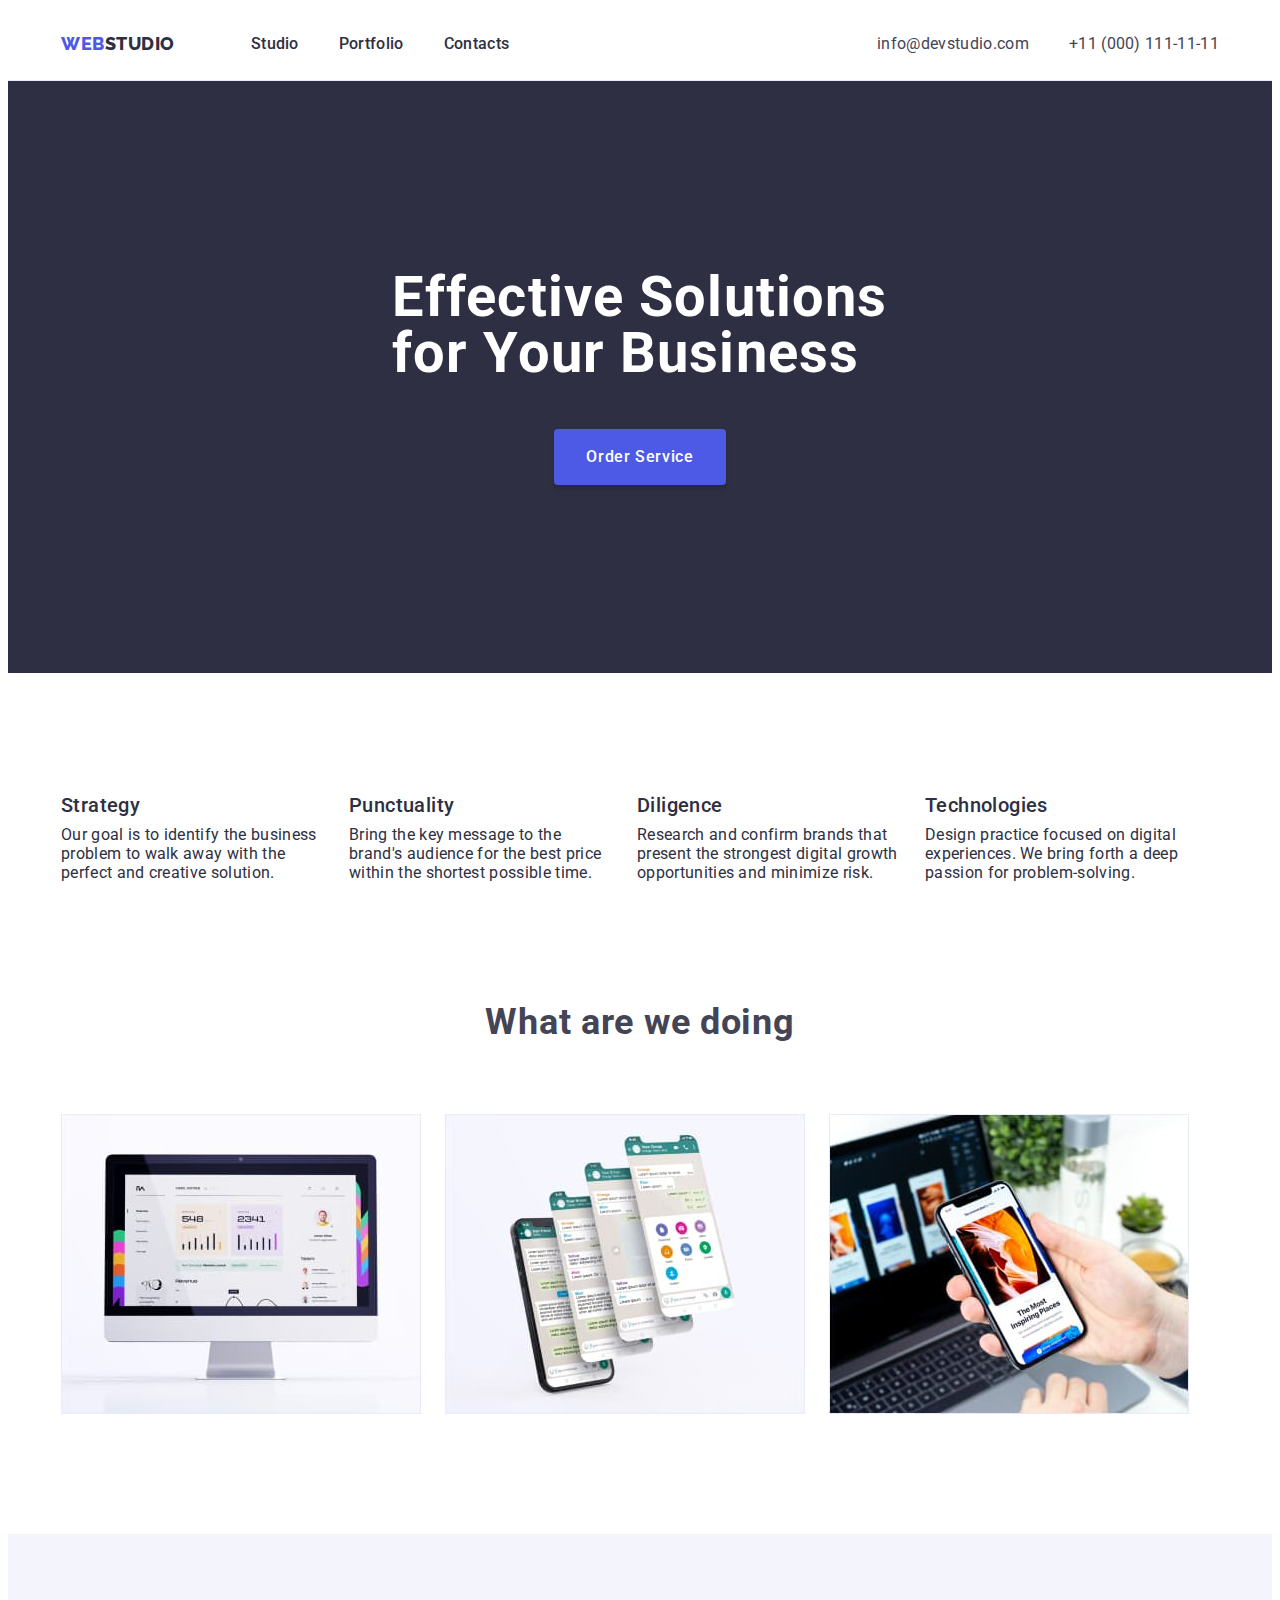
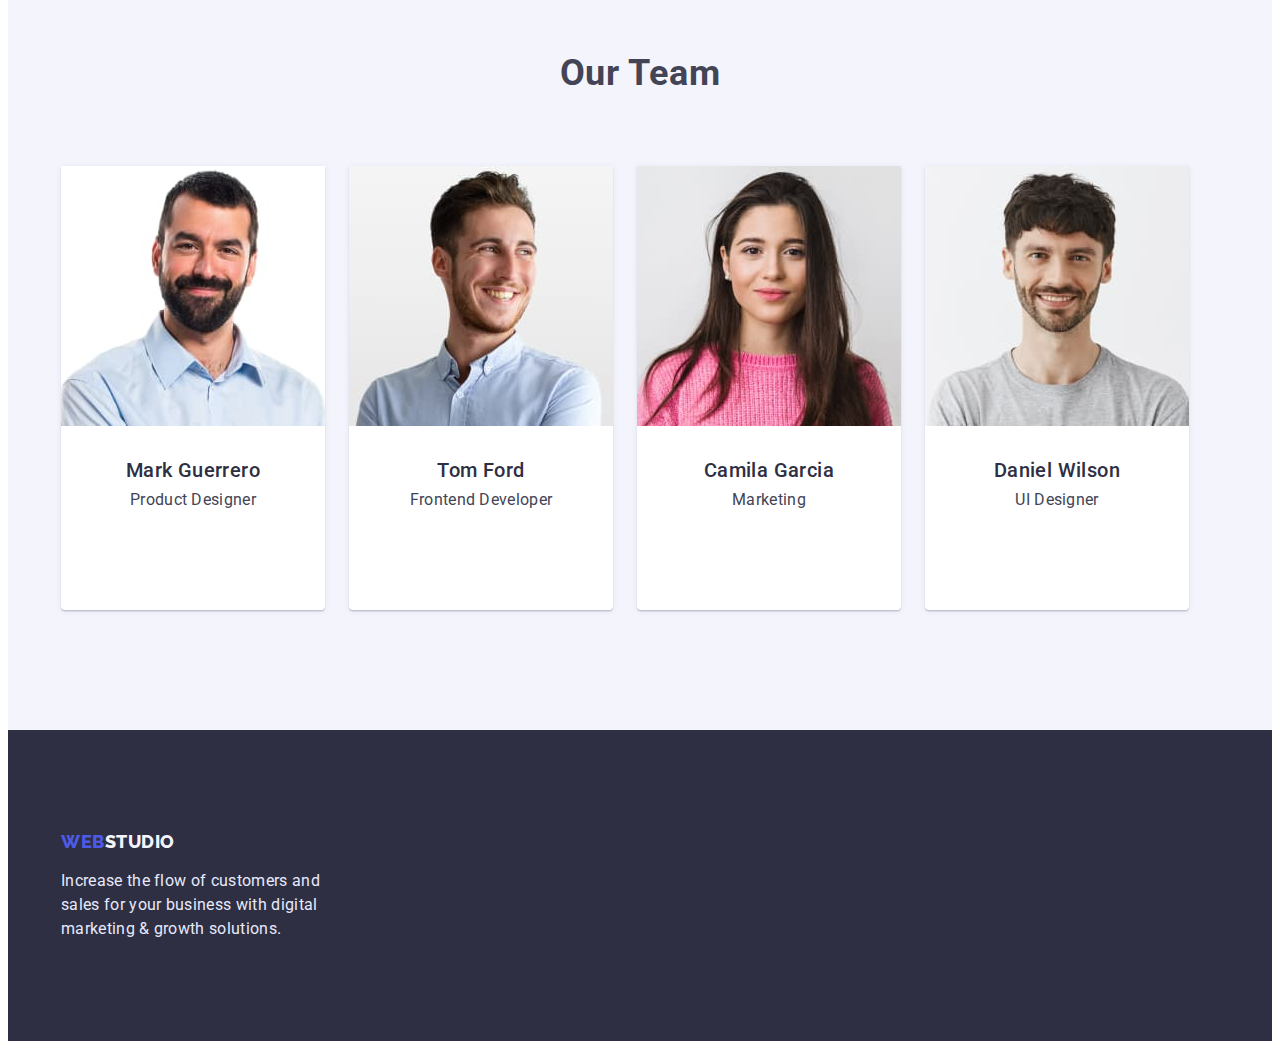
<file: index.html>
<!DOCTYPE html>
<html lang="en">

<head>
    <meta charset="UTF-8">
    <meta http-equiv="X-UA-Compatible" content="IE=edge">
    <meta name="viewport" content="width=device-width, initial-scale=1.0">
    <title>WebStudio</title>
    <link rel="stylesheet" href="https://cdnjs.cloudflare.com/ajax/libs/modern-normalize/1.1.0/modern-normalize.min.css"
        integrity="sha512-wpPYUAdjBVSE4KJnH1VR1HeZfpl1ub8YT/NKx4PuQ5NmX2tKuGu6U/JRp5y+Y8XG2tV+wKQpNHVUX03MfMFn9Q=="
        crossorigin="anonymous" referrerpolicy="no-referrer" />

    <link
        href="https://fonts.googleapis.com/css2?family=Raleway:wght@800&family=Roboto:wght@400;500;700;900&display=swap"
        rel="stylesheet">
    <link rel="stylesheet" href="./styles/style.css">
</head>

<body>

    <header class="header">
        <div class="container">
            <nav class="header-navigation">
                <a class="header-logo decoration" href="./index.html"><span class="header-span">Web</span>Studio</a>
                <ul class="header-list list">
                    <li class="header-item"><a class="header-link decoration" rel="noreferrer noopener"
                            href="./index.html">Studio</a></li>
                    <li class="header-item"><a class="header-link decoration" rel="noreferrer noopener"
                            href="./portfolio.html">Portfolio</a></li>
                    <li class="header-item"><a class="header-link decoration" rel="noreferrer noopener"
                            href="">Contacts</a>
                    </li>
                </ul>
            </nav>
            <address class="header-address">
                <ul class="header-address-list list">
                    <li class="header-address-item"><a class="header-navigation decoration"
                            href="mailto:info@devstudio.com">info@devstudio.com</a></li>
                    <li class="header-address-item"><a class="header-navigation decoration" href="tel:+110001111111">+11
                            (000) 111-11-11</a></li>
                </ul>
            </address>
        </div>
    </header>

    <main>
        <!-- Hero section -->
        <section class="hero">
            <div class="container">
                <h1 class="hero-title">Effective Solutions
                    for Your Business
                </h1>
                <button type="button" class="hero-btn">Order Service</button>
            </div>
        </section>
        <!-- /Hero section -->

        <!--description section-->
        <section class="description">
            <div class="container">
                <h2 class="visually-hidden">description</h2>
                <ul class="description-list list">
                    <li class="description-item">
                        <h3 class="decoration-subtitle">Strategy</h3>
                        <p class="description-text">Our goal is to identify the business
                            problem to walk away with the perfect
                            and creative solution.
                        </p>
                    </li>
                    <li class="description-item">
                        <h3 class="decoration-subtitle">Punctuality</h3>
                        <p class="description-text">Bring the key message to the brand's
                            audience for the best price within the
                            shortest possible time.
                        </p>
                    </li>
                    <li class="description-item">
                        <h3 class="decoration-subtitle">Diligence</h3>
                        <p class="description-text">Research and confirm brands that
                            present the strongest digital growth
                            opportunities and minimize risk.
                        </p>
                    </li>
                    <li class="description-item">
                        <h3 class="decoration-subtitle">Technologies</h3>
                        <p class="description-text">Design practice focused on digital experiences.
                            We bring forth a deep passion for problem-solving.
                        </p>
                    </li>
                </ul>
            </div>
        </section>
        <!--/description section-->

        <!--WORKS section-->
        <section class="work">
            <div class="container">
                <h2 class="work-subtitle">What are we doing</h2>
                <ul class="work-list list">
                    <li class="work-items"><img src="./images/computer.jpg" alt="computer version" width="360"
                            height="300">
                    </li>
                    <li class="work-items"><img src="./images/telephone.jpg" alt="mobile version" width="360"
                            height="300">
                    </li>
                    <li class="work-items"><img src="./images/notebook.jpg" alt="tablet version" width="360"
                            height="300">
                    </li>
                </ul>
            </div>
        </section>
        <!--/WORKS section-->

        <!--TEAM section-->
        <section class="team">
            <div class="container">
                <h2 class="team-subtitle">Our Team</h2>
                <ul class="team-list list">
                    <li class="team-item">
                        <img src="./images/mark-guerrero.jpg" alt="mark-guerrero" width="264" height="260">
                        <div class="wrap-team">
                            <h3 class="team-name">Mark Guerrero</h3>
                            <p class="team-text">Product Designer</p>
                        </div>
                    </li>
                    <li class="team-item">
                        <img src="./images/tom-ford.jpg" alt="tom-ford" width="264" height="260">
                        <div class="wrap-team">
                            <h3 class="team-name">Tom Ford</h3>
                            <p class="team-text">Frontend Developer</p>
                        </div>
                    </li>
                    <li class="team-item">
                        <img src="./images/camila-garcia.jpg" alt="camila-garcia" width="264" height="260">
                        <div class="wrap-team">
                            <h3 class="team-name">Camila Garcia</h3>
                            <p class="team-text">Marketing</p>
                        </div>
                    </li>
                    <li class="team-item">
                        <img src="./images/daniel-wilson.jpg" alt="daniel-wilson" width="264" height="260">
                        <div class="wrap-team">
                            <h3 class="team-name">Daniel Wilson</h3>
                            <p class="team-text">UI Designer</p>
                        </div>
                    </li>
                </ul>
            </div>
        </section>
        <!--/TEAM section-->
    </main>

    <!--footer section-->
    <footer class="footer">
        <div class="container">
            <a class="footer-logo decoration" rel="noreferrer noopener" href="./index.html">
                <span class="footer-span">Web</span>Studio</a>
            <p class="footer-text">Increase the flow of customers
                and sales for your business with
                digital marketing & growth solutions.
            </p>
        </div>
    </footer>
    <!--/footer section-->
</body>

</html>
</file>
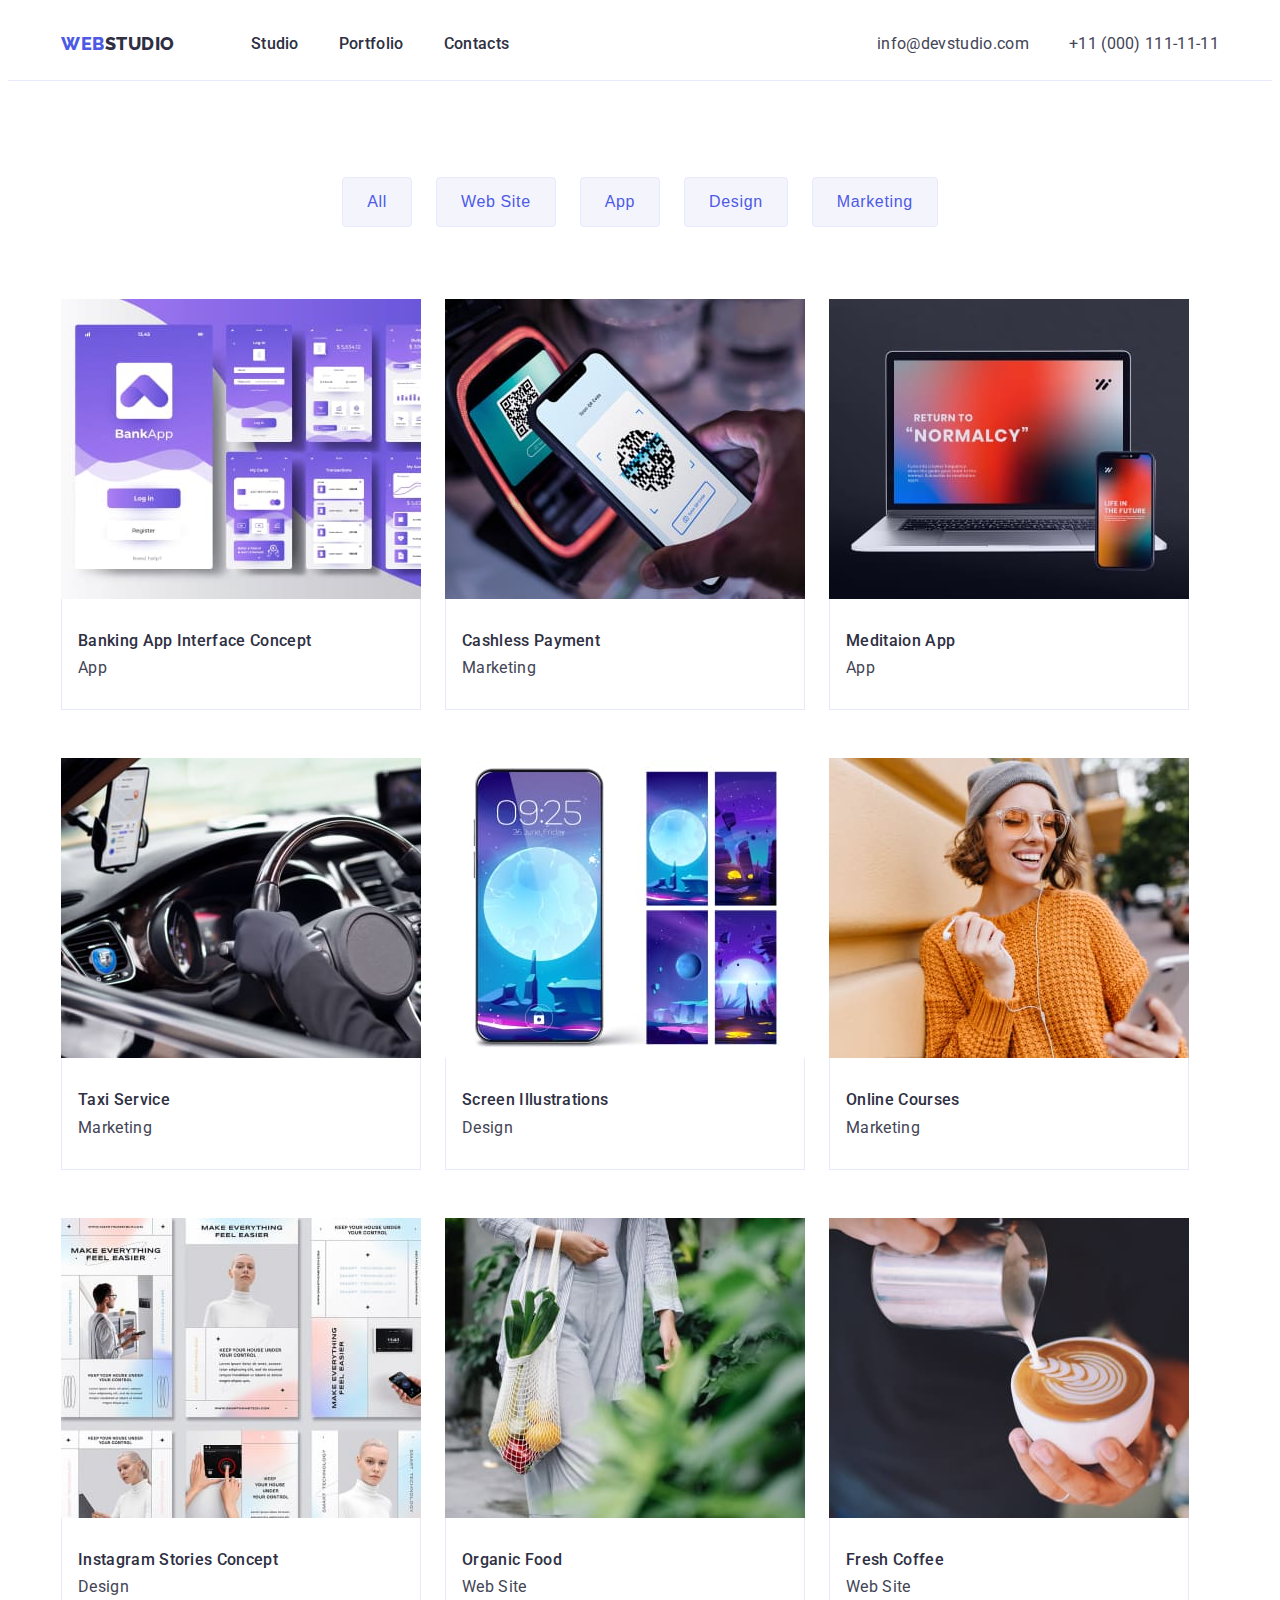
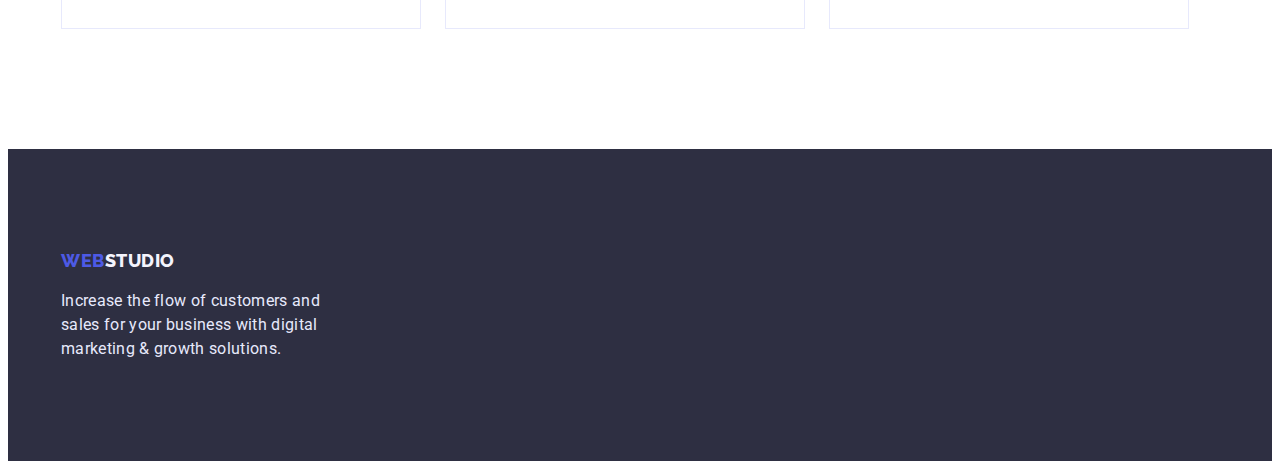
<file: portfolio.html>
<!DOCTYPE html>
<html lang="en">

<head>
    <meta charset="UTF-8">
    <meta http-equiv="X-UA-Compatible" content="IE=edge">
    <meta name="viewport" content="width=device-width, initial-scale=1.0">
    <title>portfolio</title>
    <link rel="stylesheet" href="https://cdnjs.cloudflare.com/ajax/libs/modern-normalize/1.1.0/modern-normalize.min.css"
        integrity="sha512-wpPYUAdjBVSE4KJnH1VR1HeZfpl1ub8YT/NKx4PuQ5NmX2tKuGu6U/JRp5y+Y8XG2tV+wKQpNHVUX03MfMFn9Q=="
        crossorigin="anonymous" referrerpolicy="no-referrer" />

    <link
        href="https://fonts.googleapis.com/css2?family=Raleway:wght@800&family=Roboto:wght@400;500;700;900&display=swap"
        rel="stylesheet">
    <link rel="stylesheet" href="./styles/style.css">
</head>

<body>

    <header class="header">
        <div class="container">
            <nav class="header-navigation">
                <a class="header-logo decoration" href="./index.html"><span class="header-span">Web</span>Studio</a>
                <ul class="header-list list">
                    <li class="header-item"><a class="header-link decoration" rel="noreferrer noopener"
                            href="./index.html">Studio</a></li>
                    <li class="header-item"><a class="header-link decoration" rel="noreferrer noopener"
                            href="./portfolio.html">Portfolio</a></li>
                    <li class="header-item"><a class="header-link decoration" rel="noreferrer noopener"
                            href="">Contacts</a>
                    </li>
                </ul>
            </nav>
            <address class="header-address">
                <ul class="header-address-list list">
                    <li class="header-address-item"><a class="header-navigation decoration"
                            href="mailto:info@devstudio.com">info@devstudio.com</a></li>
                    <li class="header-address-item"><a class="header-navigation decoration" href="tel:+110001111111">+11
                            (000) 111-11-11</a></li>
                </ul>
            </address>
        </div>
    </header>

    <main>
        <!-- portfolio section -->
        <section class="portfolio">
            <div class="container">
                <h1 hidden class="portfolio-title">heroes</h1>
                <ul class="portfolio-filter list">
                    <li class="portfolio-btn-list"><button class="portfolio-btn" type="button">All</button></li>
                    <li class="portfolio-btn-list"><button class="portfolio-btn" type="button">Web Site</button></li>
                    <li class="portfolio-btn-list"><button class="portfolio-btn" type="button">App</button></li>
                    <li class="portfolio-btn-list"><button class="portfolio-btn" type="button">Design</button></li>
                    <li class="portfolio-btn-list"><button class="portfolio-btn" type="button">Marketing</button></li>
                </ul>
                <ul class="portfolio-list list">
                    <li class="heroes-list">
                        <a href="" class="portfolio-link decoration">
                            <img src="./images/portfolio/Banking.jpg" width="360" height="300"
                                alt="Banking App Interface Concept">
                            <div class="portfolio-descr">
                                <h2 class="portfolio-title">Banking App Interface Concept</h2>
                                <p class="portfolio-text">App</p>
                            </div>
                        </a>
                    </li>

                    <li class="heroes-list">
                        <a href="" class="portfolio-link decoration">
                            <img src="./images/portfolio/payment.jpg" width="360" height="300" alt="Cashless Payment">
                            <div class="portfolio-descr">
                                <h2 class="portfolio-title">Cashless Payment</h2>
                                <p class="portfolio-text">Marketing</p>
                            </div>
                        </a>
                    </li>

                    <li class="heroes-list">
                        <a href="" class="portfolio-link decoration">
                            <img src="./images/portfolio/meditation.jpg" width="360" height="300" alt="Meditaion App">
                            <div class="portfolio-descr">
                                <h2 class="portfolio-title">Meditaion App</h2>
                                <p class="portfolio-text">App</p>
                            </div>
                        </a>
                    </li>

                    <li class="heroes-list">
                        <a href="" class="portfolio-link decoration">
                            <img src="./images/portfolio/taxi.jpg" width="360" height="300" alt="Taxi Service">
                            <div class="portfolio-descr">
                                <h2 class="portfolio-title">Taxi Service</h2>
                                <p class="portfolio-text">Marketing</p>
                            </div>
                        </a>
                    </li>

                    <li class="heroes-list">
                        <a href="" class="portfolio-link decoration">
                            <img src="./images/portfolio/screen.jpg" width="360" height="300"
                                alt="Screen Illustrations">
                            <div class="portfolio-descr">
                                <h2 class="portfolio-title">Screen Illustrations</h2>
                                <p class="portfolio-text">Design</p>
                            </div>
                        </a>
                    </li>

                    <li class="heroes-list">
                        <a href="" class="portfolio-link decoration">
                            <img src="./images/portfolio/courses.jpg" width="360" height="300" alt="Online Courses">
                            <div class="portfolio-descr">
                                <h2 class="portfolio-title">Online Courses</h2>
                                <p class="portfolio-text">Marketing</p>
                            </div>
                        </a>
                    </li>

                    <li class="heroes-list">
                        <a href="" class="portfolio-link decoration">
                            <img src="./images/portfolio/instagram.jpg" width="360" height="300"
                                alt="Instagram Stories Concept">
                            <div class="portfolio-descr">
                                <h2 class="portfolio-title">Instagram Stories Concept</h2>
                                <p class="portfolio-text">Design</p>
                            </div>
                        </a>
                    </li>

                    <li class="heroes-list">
                        <a href="" class="portfolio-link decoration">
                            <img src="./images/portfolio/food.jpg" width="360" height="300" alt="Organic Food">
                            <div class="portfolio-descr">
                                <h2 class="portfolio-title">Organic Food</h2>
                                <p class="portfolio-text">Web Site</p>
                            </div>
                        </a>
                    </li>

                    <li class="heroes-list">
                        <a href="" class="portfolio-link decoration">
                            <img src="./images/portfolio/Fresh.jpg" width="360" height="300" alt="Fresh Coffee">
                            <div class="portfolio-descr">
                                <h2 class="portfolio-title">Fresh Coffee</h2>
                                <p class="portfolio-text">Web Site</p>
                            </div>
                        </a>

                    </li>
                </ul>
            </div>
        </section>
        <!-- /portfolio section -->
    </main>

    <!--footer section-->
    <footer class="footer">
        <div class="container">
            <a class="footer-logo decoration" rel="noreferrer noopener" href="./index.html">
                <span class="footer-span">Web</span>Studio</a>
            <p class="footer-text">Increase the flow of customers
                and sales for your business with
                digital marketing & growth solutions.
            </p>
        </div>
    </footer>
    <!--/footer section-->

</body>

</html>
</file>
<file: styles/style.css>
:root {
  --btn-hover-color: #404bbf;
  --primary-text-color: #434455;
  --title-text-color: #2e2f42;
  --accent-color: #4d5ae5;
  --withe-text: #ffffff;
  --footer-text-color: #e7e9fc;
  --adress-text-color: #404bbf;
  --team-bg-color: #f4f4fd;
  --standart-gap: 24px;
  --portfolio-bg: #e5e5e5;
}

body {
  color: var(--primary-text-color);
  background-color: var(--withe-text);
  font-family: "Roboto", sans-serif;
}

img {
  display: block;
}

.container {
  max-width: 1158px;
  margin: 0 auto;
  padding-left: 15px;
  padding-right: 15px;
  /* outline: 1px solid red; */
}

/* ------header------- */

.header {
  padding: 24px 0;
  border-bottom: 1px solid var(--footer-text-color);
}

.header > .container {
  display: flex;
  align-items: center;
}

.list {
  list-style: none;
}

.decoration {
  text-decoration: none;
}

/* ---NAVIGATION--- */

.header-logo {
  margin-right: 76px;
  font-family: "Raleway", sans-serif;
  font-weight: 800;
  line-height: 1.3;
  font-size: 18px;
  letter-spacing: 0.03em;
  color: var(--title-text-color);
  text-transform: uppercase;
}

.header-list {
  display: flex;
  gap: 40px;
  margin: 0;
  padding: 0;
}

.header-span {
  color: var(--accent-color);
}

.header-link {
  color: var(--title-text-color);
  font-weight: 500;
  line-height: 1.5;
  font-size: 16px;
  letter-spacing: 0.02em;
}

.header-link:hover,
.header-link:focus {
  color: var(--adress-text-color);
}

.header-navigation {
  display: flex;
  color: var(--primary-text-color);
  font-weight: 400;
  line-height: 1.5;
  font-style: normal;
  font-size: 16px;
  letter-spacing: 0.02em;
}

.header-navigation:hover,
.header-navigation:focus {
  color: var(--adress-text-color);
}

.header-address-list {
  display: flex;
  margin: 0;
  padding: 0;
}

.header-address-item:not(:last-child) {
  margin-right: 40px;
}

.header-address {
  margin-left: auto;
}

/* ---HEADER--- */
/* ---HERO  section--- */

.hero {
  background-color: var(--title-text-color);
  padding: 188px 0;
}

.text-center {
  text-align: center;
}

.hero-title {
  width: 496px;
  margin: 0 auto;
  margin-bottom: 48px;

  color: var(--withe-text);
  font-weight: 700;
  line-height: 1;
  font-size: 56px;
  letter-spacing: 0.02em;
}

.hero-btn {
  padding: 16px 32px;
  box-shadow: 0px 4px 4px rgba(0, 0, 0, 0.15);
  border-radius: 4px;
  display: block;
  margin: 0 auto;
  border: none;

  color: var(--withe-text);
  font-weight: 500;
  background: var(--accent-color);
  cursor: pointer;
  font-size: 16px;
  line-height: 1.5;
  font-family: inherit;
  letter-spacing: 0.04em;
}

/* ---/HERO  section--- */

/* ---description section---     ---portfolio section---   */

.visually-hidden {
  position: absolute;
  top: -150%;
  z-index: -100;
  width: 0;
  height: 0;
  opacity: 0;
  visibility: hidden;
  user-select: none;
  pointer-events: none;
  cursor: none;
  margin: 0;
  padding: 0;
  overflow: hidden;
  border: none;
  outline: none;
  white-space: nowrap;
}

.description {
  background-color: var(--withe-text);
  padding: 120px 0;
}

.description-list {
  margin: 0;
  padding: 0;
  display: flex;
  gap: var(--standart-gap);
}

.decoration-subtitle,
.portfolio-title {
  color: var(--title-text-color);
  font-weight: 500;
  line-height: 1.2;
  font-size: 20px;
  letter-spacing: 0.02em;
  margin: 0;
  margin-bottom: 8px;
}

.description-text,
.portfolio-title {
  color: var(--title-text-color);
  line-height: 1.2;
  font-size: 16px;
  letter-spacing: 0.02em;
  margin: 0;
}

.description-item {
  width: 264px;
}

/* ---/description section---   ---portfolio section---   */

/* ---WORKS section--- */

.work {
  background-color: var(--withe-text);
  padding-bottom: 120px;
}

.work-subtitle,
.team-subtitle {
  font-weight: 700;
  font-size: 36px;
  line-height: 1.1;
  text-align: center;
  letter-spacing: 0.02em;
  text-align: center;
  margin: 0;
  margin-bottom: 72px;
}

.work-list {
  display: flex;
  text-align: center;
  padding: 0;
  margin: 0;
  gap: var(--standart-gap);
}

/* ---/WORKS section--- */

/* ---TEAM section--- */

.team {
  background-color: var(--team-bg-color);
  padding-bottom: 120px;
  padding-top: 120px;
}

.team-list {
  display: flex;
  margin: 0;
  padding: 0;
}

.team-item:not(:last-child) {
  margin-right: 24px;
}

.team-item {
  background-color: var(--withe-text);
  box-shadow: 0px 1px 6px rgba(46, 47, 66, 0.08),
    0px 1px 1px rgba(46, 47, 66, 0.16), 0px 2px 1px rgba(46, 47, 66, 0.08);
  border-radius: 0px 0px 4px 4px;
}

.team-name {
  margin: 0;
  margin-bottom: 8px;

  color: var(--title-text-color);
  font-weight: 500;
  font-size: 20px;
  line-height: 1.2;
  letter-spacing: 0.02em;

  text-align: center;
}

.wrap-team {
  padding: 32px 0;
  min-height: 120px;
}

.team-text,
.portfolio-text {
  margin: 0;

  line-height: 1.2;
  font-size: 16px;
  letter-spacing: 0.02em;
  color: var(--primary-text-color);
  text-align: center;
}

/* ---/TEAM section--- */

/* ---footer section--- */

.footer {
  background-color: var(--title-text-color);
  padding: 100px 0;
}

.footer-logo {
  font-family: "Raleway", sans-serif;
  font-weight: 800;
  line-height: 1.3;
  font-size: 18px;
  letter-spacing: 0.03em;
  color: var(--team-bg-color);
  text-transform: uppercase;
}

.footer-span {
  color: var(--accent-color);
}

.footer-text {
  width: 264px;
  margin: 0;
  margin-top: 16px;
  font-weight: 400;
  line-height: 1.5;
  font-size: 16px;
  color: var(--footer-text-color);
  letter-spacing: 0.02em;
}

/* ---/footer section--- */

/* Portfolio.html */

.portfolio {
  background-color: var(--withe-text);
  padding-top: 96px;
  padding-bottom: 120px;
}

.portfolio-filter {
  margin: 0;

  /* padding: 96px 0 72px 0; */
  margin-bottom: 72px;
  padding-left: 0;
  display: flex;
  justify-content: center;
  gap: var(--standart-gap);
}

.portfolio-list {
  margin: 0;
  padding: 0;

  display: flex;
  flex-wrap: wrap;
  /* gap: var(--standart-gap); */
}

.heroes-list {
  margin: 0 24px 48px 0;

  background-color: var(--withe-text);
}

.heroes-list:nth-child(3n) {
  margin-right: 0;
}

.heroes-list:nth-last-child(-n + 3) {
  margin-bottom: 0;
}

.portfolio-descr {
  padding: 32px 0 32px 16px;
  border: 1px solid var(--footer-text-color);
  border-top: none;
}

.portfolio-title {
  margin-bottom: 8px;
}

.portfolio-text {
  text-align: start;
}

/* Button */

.portfolio-btn {
  padding: 12px 24px;
  color: var(--accent-color);
  border: 1px solid var(--footer-text-color);
  border-radius: 4px;
  background-color: var(--team-bg-color);
  cursor: pointer;
  font-weight: 500;
  font-size: 16px;
  line-height: 1.5;
  letter-spacing: 0.04em;
}

.portfolio-btn:hover,
.portfolio-btn:focus,
.hero-btn:hover,
.hero-btn:focus {
  background-color: var(--btn-hover-color);
  color: var(--withe-text);
}

/* Button */

/* 
--adress-text-color: #404BBF;
--footer-text-color: #e7e9fc;
--btn-hover--color: #404bbf;   hover button
--primary-text-color: #434455;   inherit --
--title-text-color: #2e2f42;
--accent-color: #4d5ae5;
--withe-text: #ffffff; */
/* Основной цвет текста  --  SLATE  #434455 */

/* Вторичній цвет текста  --  NAVY BLUE  #2E2F42 */

/* акцент background: #4D5AE5  SLATE */

/* белый текст #FFFFFF */

/* белый футер   color: #E7E9FC; */

/* лого  IRIS  #4D5AE5  и  NAVY BLUE  #2E2F42 

шрифты
700 500 400 roboto
800 raleway*/
</file>
